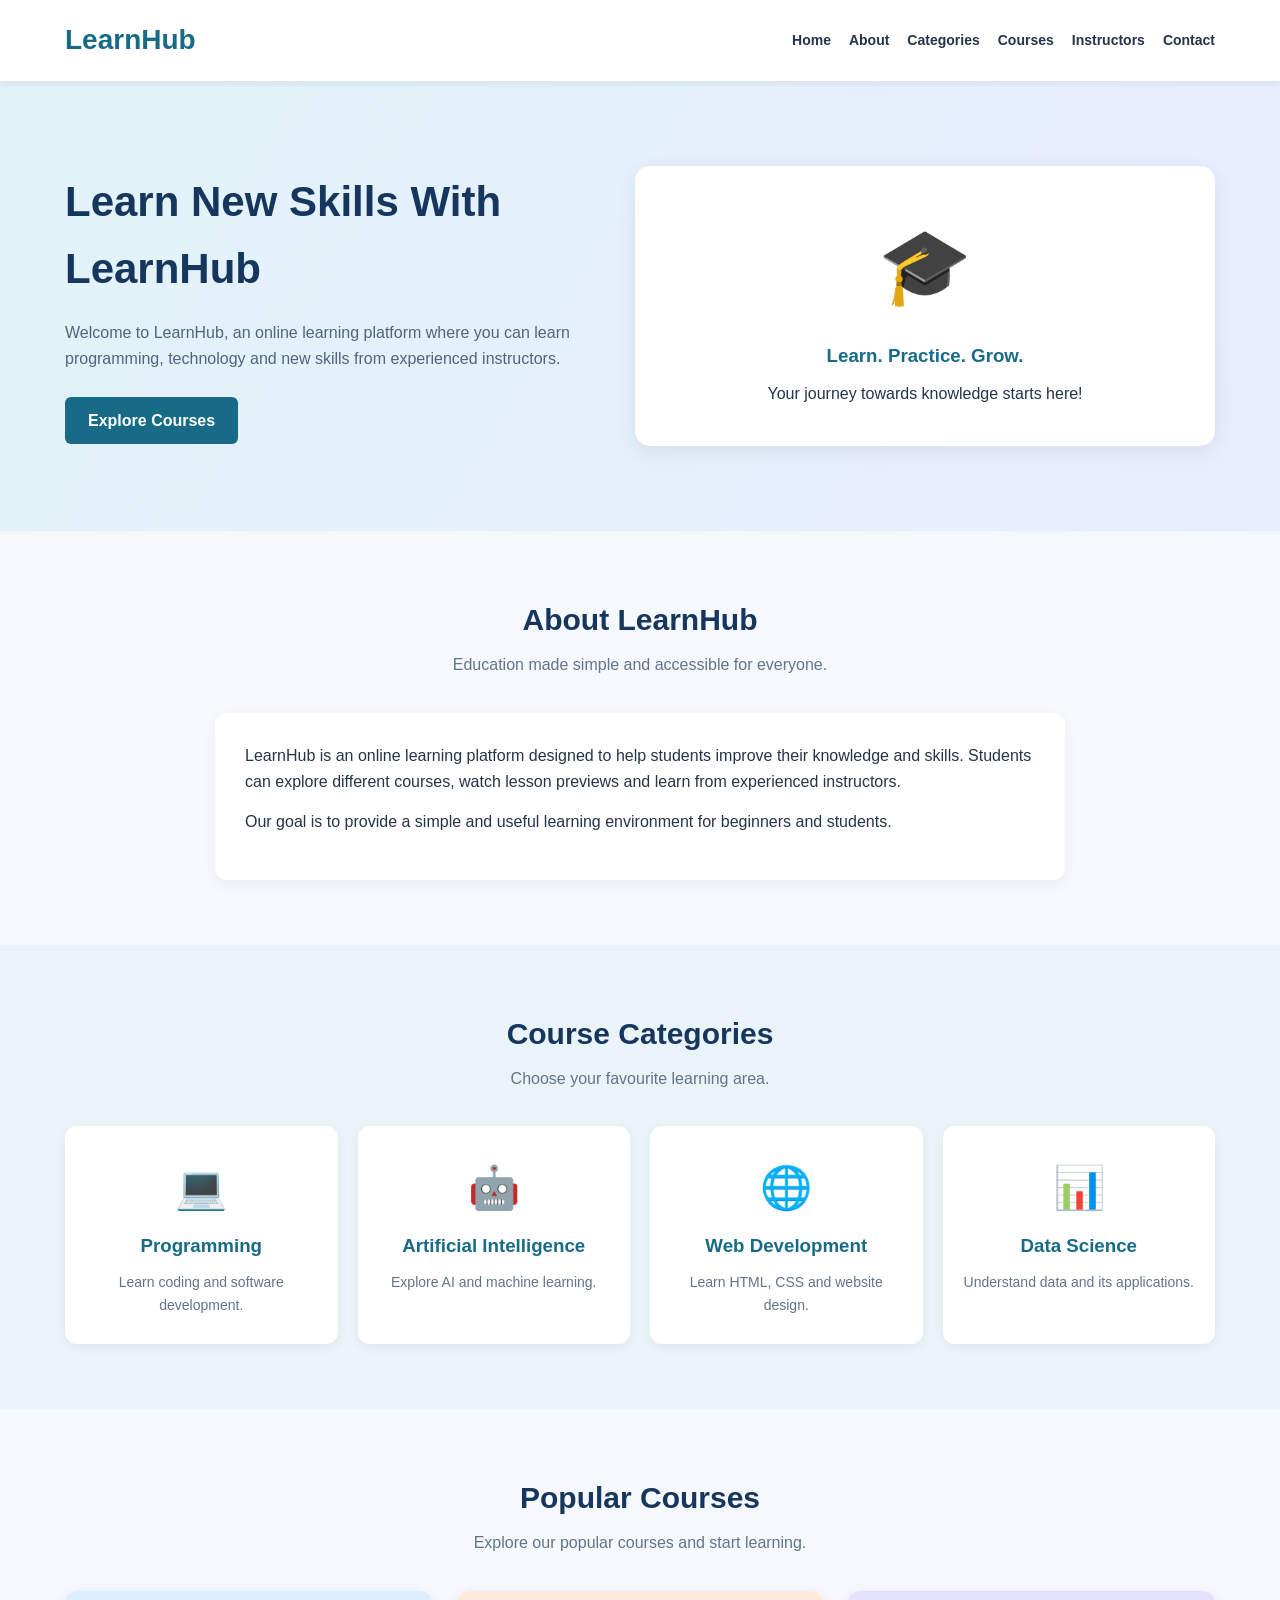
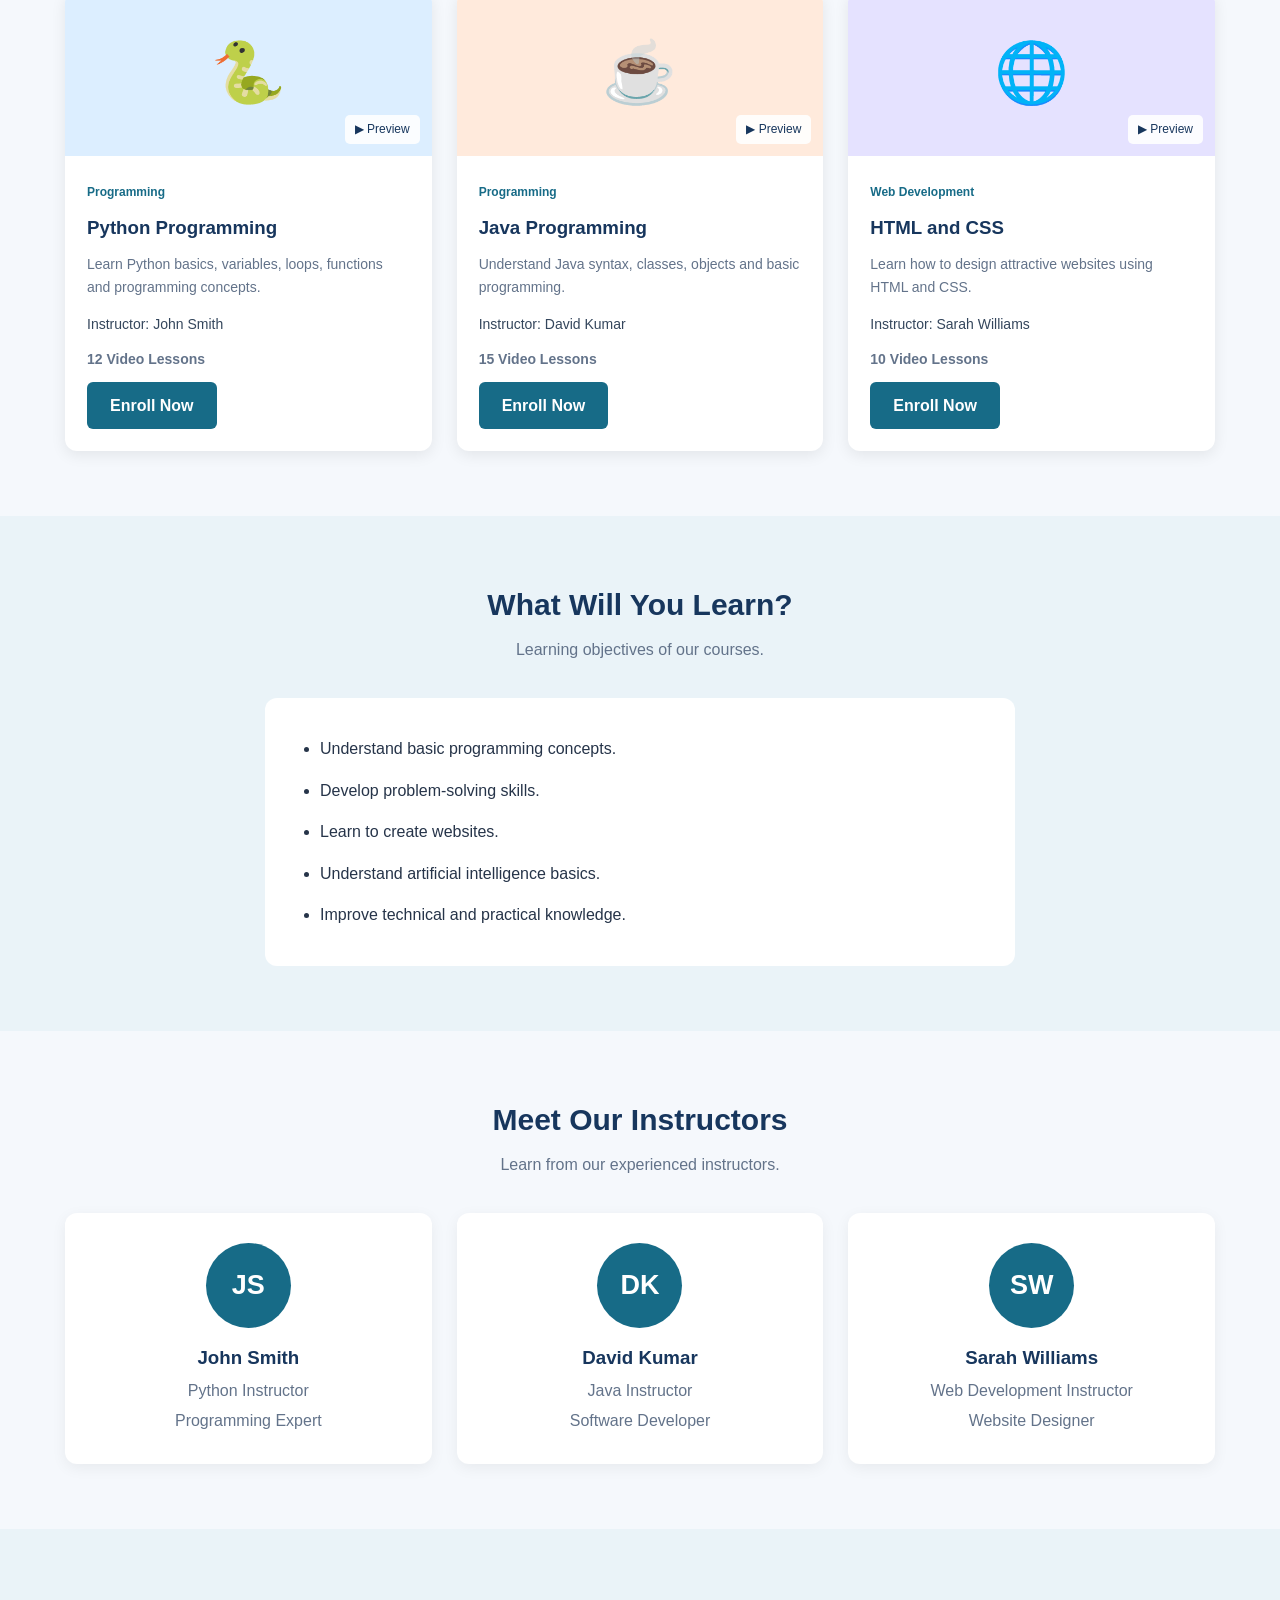
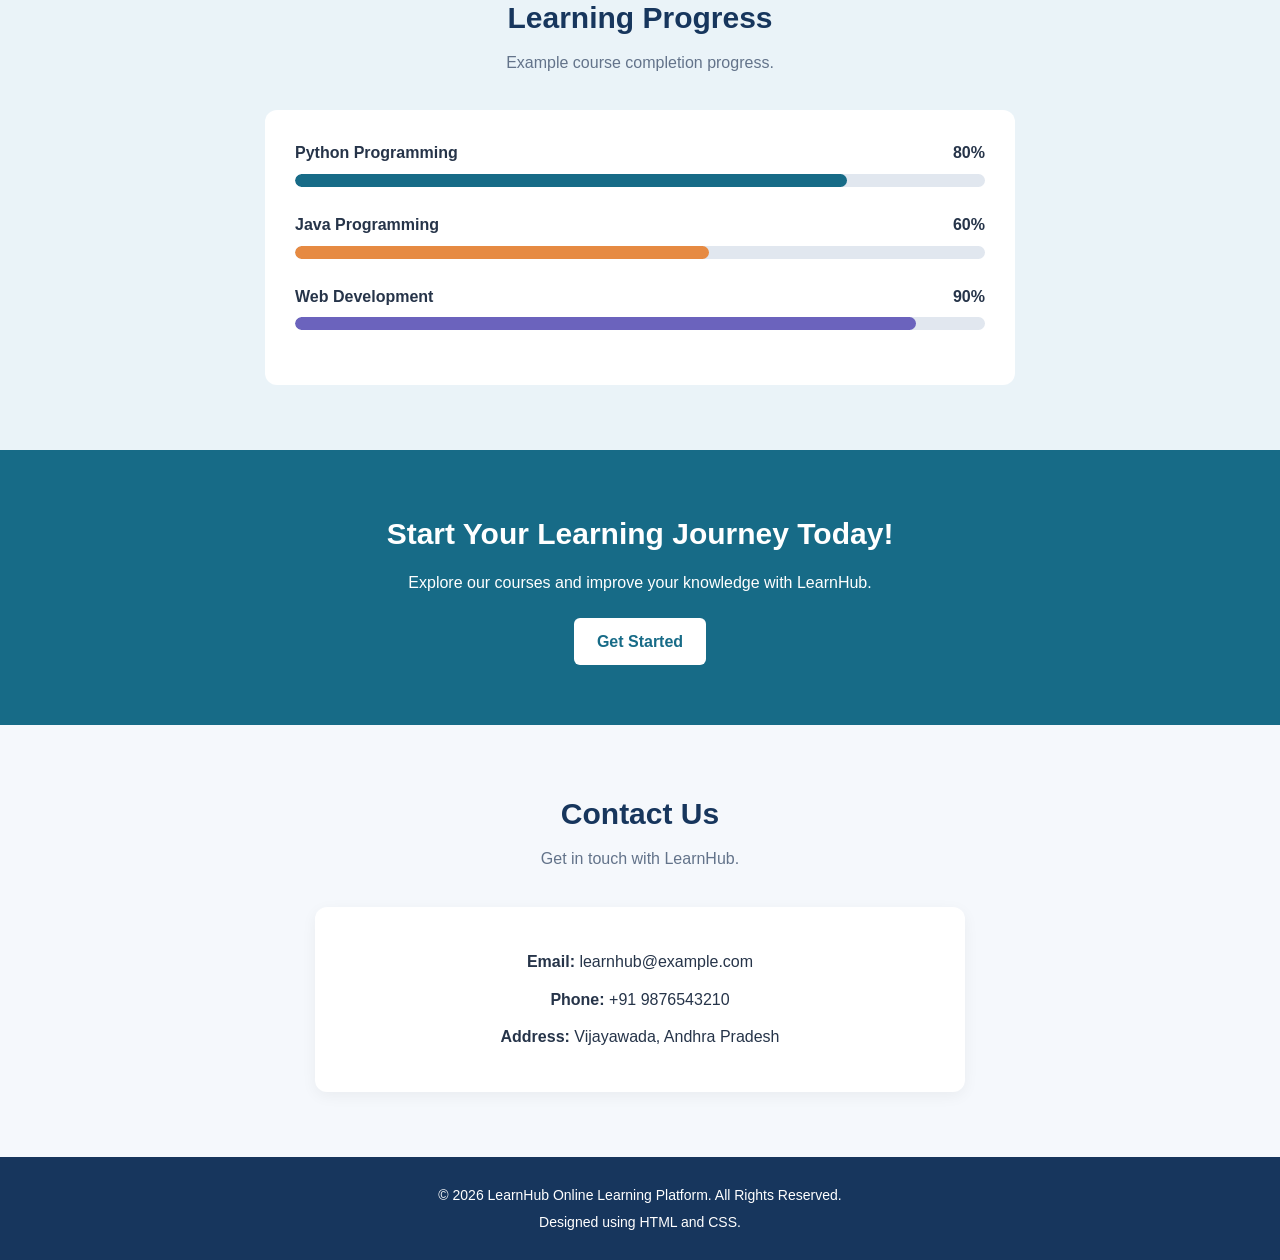
<file: Online-Learning/index.html>
<!DOCTYPE html>
<html>
<head>
    <title>LearnHub - Online Learning Platform</title>
    <link rel="stylesheet" href="style.css">
</head>
<body>
    <header>
        <div class="container navbar">
            <h1 class="logo">LearnHub</h1>
            <nav>
                <a href="#home">Home</a>
                <a href="#about">About</a>
                <a href="#categories">Categories</a>
                <a href="#courses">Courses</a>
                <a href="#instructors">Instructors</a>
                <a href="#contact">Contact</a>
            </nav>
        </div>
    </header>
    <section class="hero" id="home">
        <div class="container hero-content">
            <div class="hero-text">
                <h2>Learn New Skills With LearnHub</h2>
                <p>
                    Welcome to LearnHub, an online learning platform
                    where you can learn programming, technology and
                    new skills from experienced instructors.
                </p>
                <a href="#courses" class="btn">
                    Explore Courses
                </a>
            </div>
            <div class="hero-card">
                <div class="hero-icon">🎓</div>
                <h3>Learn. Practice. Grow.</h3>
                <p>Your journey towards knowledge starts here!</p>
            </div>
        </div>
    </section>
    <section class="section" id="about">
        <div class="container">
            <div class="section-heading">
                <h2>About LearnHub</h2>
                <p>Education made simple and accessible for everyone.</p>
            </div>
            <div class="about-content">
                <p>
                    LearnHub is an online learning platform designed
                    to help students improve their knowledge and skills.
                    Students can explore different courses, watch lesson
                    previews and learn from experienced instructors.
                </p>
                <p>
                    Our goal is to provide a simple and useful learning
                    environment for beginners and students.
                </p>
            </div>
        </div>
    </section>
    <section class="section category-section" id="categories">
        <div class="container">
            <div class="section-heading">
                <h2>Course Categories</h2>
                <p>Choose your favourite learning area.</p>
            </div>
            <div class="category-grid">
                <div class="category-card">
                    <span>💻</span>
                    <h3>Programming</h3>
                    <p>Learn coding and software development.</p>
                </div>
                <div class="category-card">
                    <span>🤖</span>
                    <h3>Artificial Intelligence</h3>
                    <p>Explore AI and machine learning.</p>
                </div>
                <div class="category-card">
                    <span>🌐</span>
                    <h3>Web Development</h3>
                    <p>Learn HTML, CSS and website design.</p>
                </div>
                <div class="category-card">
                    <span>📊</span>
                    <h3>Data Science</h3>
                    <p>Understand data and its applications.</p>
                </div>
            </div>
        </div>
    </section>
    <section class="section" id="courses">
        <div class="container">
            <div class="section-heading">
                <h2>Popular Courses</h2>
                <p>Explore our popular courses and start learning.</p>
            </div>
            <div class="course-grid">
                <div class="course-card">
                    <div class="course-image python">
                        <span class="course-icon">🐍</span>
                        <span class="play">▶ Preview</span>
                    </div>
                    <div class="course-info">
                        <span class="tag">Programming</span>
                        <h3>Python Programming</h3>
                        <p>
                            Learn Python basics, variables, loops,
                            functions and programming concepts.
                        </p>
                        <p class="instructor">
                            Instructor: John Smith
                        </p>
                        <p class="duration">12 Video Lessons</p>
                        <a href="#enrollment" class="btn">
                            Enroll Now
                        </a>
                    </div>
                </div>
                <div class="course-card">
                    <div class="course-image java">
                        <span class="course-icon">☕</span>
                        <span class="play">▶ Preview</span>
                    </div>
                    <div class="course-info">
                        <span class="tag">Programming</span>
                        <h3>Java Programming</h3>
                        <p>
                            Understand Java syntax, classes,
                            objects and basic programming.
                        </p>
                        <p class="instructor">
                            Instructor: David Kumar
                        </p>
                        <p class="duration">15 Video Lessons</p>
                        <a href="#enrollment" class="btn">
                            Enroll Now
                        </a>
                    </div>
                </div>
                <div class="course-card">
                    <div class="course-image web">
                        <span class="course-icon">🌐</span>
                        <span class="play">▶ Preview</span>
                    </div>
                    <div class="course-info">
                        <span class="tag">Web Development</span>
                        <h3>HTML and CSS</h3>
                        <p>
                            Learn how to design attractive websites
                            using HTML and CSS.
                        </p>
                        <p class="instructor">
                            Instructor: Sarah Williams
                        </p>
                        <p class="duration">10 Video Lessons</p>
                        <a href="#enrollment" class="btn">
                            Enroll Now
                        </a>
                    </div>
                </div>
            </div>
        </div>
    </section>
    <section class="section objectives-section">
        <div class="container">
            <div class="section-heading">
                <h2>What Will You Learn?</h2>
                <p>Learning objectives of our courses.</p>
            </div>
            <div class="objectives-content">
                <ul>
                    <li>Understand basic programming concepts.</li>
                    <li>Develop problem-solving skills.</li>
                    <li>Learn to create websites.</li>
                    <li>Understand artificial intelligence basics.</li>
                    <li>Improve technical and practical knowledge.</li>
                </ul>
            </div>
        </div>
    </section>
    <section class="section" id="instructors">
        <div class="container">
            <div class="section-heading">
                <h2>Meet Our Instructors</h2>
                <p>Learn from our experienced instructors.</p>
            </div>
            <div class="instructor-grid">
                <div class="instructor-card">
                    <div class="profile-circle">JS</div>
                    <h3>John Smith</h3>
                    <p>Python Instructor</p>
                    <p>Programming Expert</p>
                </div>
                <div class="instructor-card">
                    <div class="profile-circle">DK</div>
                    <h3>David Kumar</h3>
                    <p>Java Instructor</p>
                    <p>Software Developer</p>
                </div>
                <div class="instructor-card">
                    <div class="profile-circle">SW</div>
                    <h3>Sarah Williams</h3>
                    <p>Web Development Instructor</p>
                    <p>Website Designer</p>
                </div>
            </div>
        </div>
    </section>
    <section class="section progress-section" id="progress">
        <div class="container">
            <div class="section-heading">
                <h2>Learning Progress</h2>
                <p>Example course completion progress.</p>
            </div>
            <div class="progress-card">
                <div class="progress-item">
                    <div class="progress-label">
                        <span>Python Programming</span>
                        <span>80%</span>
                    </div>
                    <div class="progress-bar">
                        <div class="progress-fill python-fill"></div>
                    </div>
                </div>
                <div class="progress-item">
                    <div class="progress-label">
                        <span>Java Programming</span>
                        <span>60%</span>
                    </div>
                    <div class="progress-bar">
                        <div class="progress-fill java-fill"></div>
                    </div>
                </div>
                <div class="progress-item">
                    <div class="progress-label">
                        <span>Web Development</span>
                        <span>90%</span>
                    </div>
                    <div class="progress-bar">
                        <div class="progress-fill web-fill"></div>
                    </div>
                </div>
            </div>
        </div>
    </section>
    <section class="enrollment-section" id="enrollment">
        <div class="container">
            <h2>Start Your Learning Journey Today!</h2>
            <p>
                Explore our courses and improve your knowledge
                with LearnHub.
            </p>
            <a href="#contact" class="btn">
                Get Started
            </a>
        </div>
    </section>
    <section class="section" id="contact">
        <div class="container">
            <div class="section-heading">
                <h2>Contact Us</h2>
                <p>Get in touch with LearnHub.</p>
            </div>
            <div class="contact-content">
                <p><strong>Email:</strong> learnhub@example.com</p>
                <p><strong>Phone:</strong> +91 9876543210</p>
                <p><strong>Address:</strong> Vijayawada, Andhra Pradesh</p>
            </div>
        </div>
    </section>
    <footer>
        <p>
            © 2026 LearnHub Online Learning Platform.
            All Rights Reserved.
        </p>
        <p>Designed using HTML and CSS.</p>
    </footer>
</body>
</html>
</file>
<file: Online-Learning/style.css>
* {
    margin: 0;
    padding: 0;
    box-sizing: border-box;
}
html {
    scroll-behavior: smooth;
}
body {
    font-family: Arial, sans-serif;
    background-color: #f5f8fc;
    color: #263449;
    line-height: 1.6;
}
.container {
    width: 90%;
    max-width: 1150px;
    margin: auto;
}
.section {
    padding: 65px 0;
}
.section-heading {
    text-align: center;
    margin-bottom: 35px;
}
.section-heading h2 {
    font-size: 30px;
    color: #17365d;
    margin-bottom: 8px;
}
.section-heading p {
    color: #63738a;
}
header {
    background-color: #ffffff;
    padding: 18px 0;
    box-shadow: 0 2px 8px rgba(0, 0, 0, 0.08);
    position: sticky;
    top: 0;
    z-index: 10;
}
.navbar {
    display: flex;
    justify-content: space-between;
    align-items: center;
    flex-wrap: wrap;
    gap: 15px;
}
.logo {
    color: #176b87;
    font-size: 28px;
}
nav {
    display: flex;
    flex-wrap: wrap;
    gap: 18px;
}
nav a {
    color: #263449;
    text-decoration: none;
    font-weight: bold;
    font-size: 14px;
}
nav a:hover {
    color: #176b87;
}
.hero {
    background: linear-gradient(120deg, #e1f3f8, #e9edff);
    padding: 85px 0;
}
.hero-content {
    display: flex;
    justify-content: space-between;
    align-items: center;
    gap: 40px;
    flex-wrap: wrap;
}
.hero-text {
    flex: 1;
    min-width: 260px;
}
.hero-text h2 {
    font-size: 42px;
    color: #17365d;
    margin-bottom: 18px;
}
.hero-text p {
    color: #53647a;
    margin-bottom: 25px;
    max-width: 550px;
}
.hero-card {
    flex: 1;
    min-width: 240px;
    background-color: #ffffff;
    text-align: center;
    padding: 40px 25px;
    border-radius: 15px;
    box-shadow: 0 5px 20px rgba(0, 0, 0, 0.08);
}
.hero-icon {
    font-size: 75px;
    margin-bottom: 15px;
}
.hero-card h3 {
    color: #176b87;
    margin-bottom: 10px;
}
.btn {
    display: inline-block;
    background-color: #176b87;
    color: white;
    padding: 11px 23px;
    border-radius: 6px;
    text-decoration: none;
    font-weight: bold;
    transition: 0.3s;
}
.btn:hover {
    background-color: #10485c;
    transform: translateY(-2px);
}
.about-content {
    max-width: 850px;
    margin: auto;
    background-color: white;
    padding: 30px;
    border-radius: 12px;
    box-shadow: 0 4px 15px rgba(0, 0, 0, 0.05);
}
.about-content p {
    margin-bottom: 15px;
}
.category-section {
    background-color: #eaf3f8;
}
.category-grid {
    display: grid;
    grid-template-columns: repeat(4, 1fr);
    gap: 20px;
}
.category-card {
    background-color: white;
    padding: 28px 18px;
    text-align: center;
    border-radius: 12px;
    box-shadow: 0 3px 12px rgba(0, 0, 0, 0.05);
    transition: 0.3s;
}
.category-card:hover {
    transform: translateY(-6px);
}
.category-card span {
    font-size: 42px;
}
.category-card h3 {
    margin: 10px 0;
    color: #176b87;
}
.category-card p {
    color: #63738a;
    font-size: 14px;
}
.course-grid {
    display: grid;
    grid-template-columns: repeat(3, 1fr);
    gap: 25px;
}
.course-card {
    background-color: white;
    border-radius: 12px;
    overflow: hidden;
    box-shadow: 0 4px 15px rgba(0, 0, 0, 0.08);
    transition: 0.3s;
}
.course-card:hover {
    transform: translateY(-6px);
}
.course-image {
    height: 165px;
    display: flex;
    flex-direction: column;
    align-items: center;
    justify-content: center;
    position: relative;
}
.python {
    background-color: #dceeff;
}
.java {
    background-color: #ffeadc;
}
.web {
    background-color: #e5e2ff;
}
.course-icon {
    font-size: 60px;
}
.play {
    position: absolute;
    bottom: 12px;
    right: 12px;
    background-color: rgba(255, 255, 255, 0.9);
    padding: 5px 10px;
    border-radius: 5px;
    font-size: 12px;
    color: #17365d;
}
.course-info {
    padding: 22px;
}
.tag {
    color: #176b87;
    font-size: 12px;
    font-weight: bold;
}
.course-info h3 {
    margin: 10px 0;
    color: #17365d;
}
.course-info p {
    margin-bottom: 12px;
    font-size: 14px;
    color: #63738a;
}
.course-info .instructor {
    margin-top: 15px;
    color: #34465c;
}
.duration {
    font-weight: bold;
}
.objectives-section {
    background-color: #eaf3f8;
}
.objectives-content {
    max-width: 750px;
    margin: auto;
    background-color: white;
    padding: 30px;
    border-radius: 12px;
}
.objectives-content ul {
    padding-left: 25px;
}
.objectives-content li {
    padding: 8px 0;
}
.instructor-grid {
    display: grid;
    grid-template-columns: repeat(3, 1fr);
    gap: 25px;
}
.instructor-card {
    background-color: white;
    text-align: center;
    padding: 30px 20px;
    border-radius: 12px;
    box-shadow: 0 4px 15px rgba(0, 0, 0, 0.06);
}
.profile-circle {
    width: 85px;
    height: 85px;
    margin: 0 auto 15px;
    border-radius: 50%;
    background-color: #176b87;
    color: white;
    display: flex;
    align-items: center;
    justify-content: center;
    font-size: 27px;
    font-weight: bold;
}
.instructor-card h3 {
    color: #17365d;
}
.instructor-card p {
    color: #63738a;
    margin-top: 5px;
}
.progress-section {
    background-color: #eaf3f8;
}
.progress-card {
    max-width: 750px;
    margin: auto;
    background-color: white;
    padding: 30px;
    border-radius: 12px;
}
.progress-item {
    margin-bottom: 25px;
}
.progress-label {
    display: flex;
    justify-content: space-between;
    font-weight: bold;
    margin-bottom: 8px;
}
.progress-bar {
    width: 100%;
    height: 13px;
    background-color: #e1e7ef;
    border-radius: 10px;
    overflow: hidden;
}
.progress-fill {
    height: 100%;
    border-radius: 10px;
}
.python-fill {
    width: 80%;
    background-color: #176b87;
}
.java-fill {
    width: 60%;
    background-color: #e68a42;
}
.web-fill {
    width: 90%;
    background-color: #6b63bd;
}
.enrollment-section {
    background-color: #176b87;
    color: white;
    text-align: center;
    padding: 60px 20px;
}
.enrollment-section h2 {
    font-size: 30px;
    margin-bottom: 12px;
}
.enrollment-section p {
    margin-bottom: 22px;
}
.enrollment-section .btn {
    background-color: white;
    color: #176b87;
}
.contact-content {
    text-align: center;
    background-color: white;
    max-width: 650px;
    margin: auto;
    padding: 30px;
    border-radius: 12px;
    box-shadow: 0 4px 15px rgba(0, 0, 0, 0.05);
}
.contact-content p {
    margin: 12px 0;
}
footer {
    background-color: #17365d;
    color: white;
    text-align: center;
    padding: 22px;
}
footer p {
    margin: 5px 0;
    font-size: 14px;
}
@media (max-width: 850px) {
    .category-grid {
        grid-template-columns: repeat(2, 1fr);
    }
    .course-grid {
        grid-template-columns: repeat(2, 1fr);
    }
    .instructor-grid {
        grid-template-columns: repeat(2, 1fr);
    }
    .hero-text h2 {
        font-size: 34px;
    }
}
@media (max-width: 600px) {
    .navbar {
        flex-direction: column;
    }
    nav {
        justify-content: center;
        gap: 12px;
    }
    .hero {
        padding: 55px 0;
    }
    .hero-text h2 {
        font-size: 30px;
    }
    .category-grid,
    .course-grid,
    .instructor-grid {
        grid-template-columns: 1fr;
    }
    .section {
        padding: 45px 0;
    }
}
</file>
